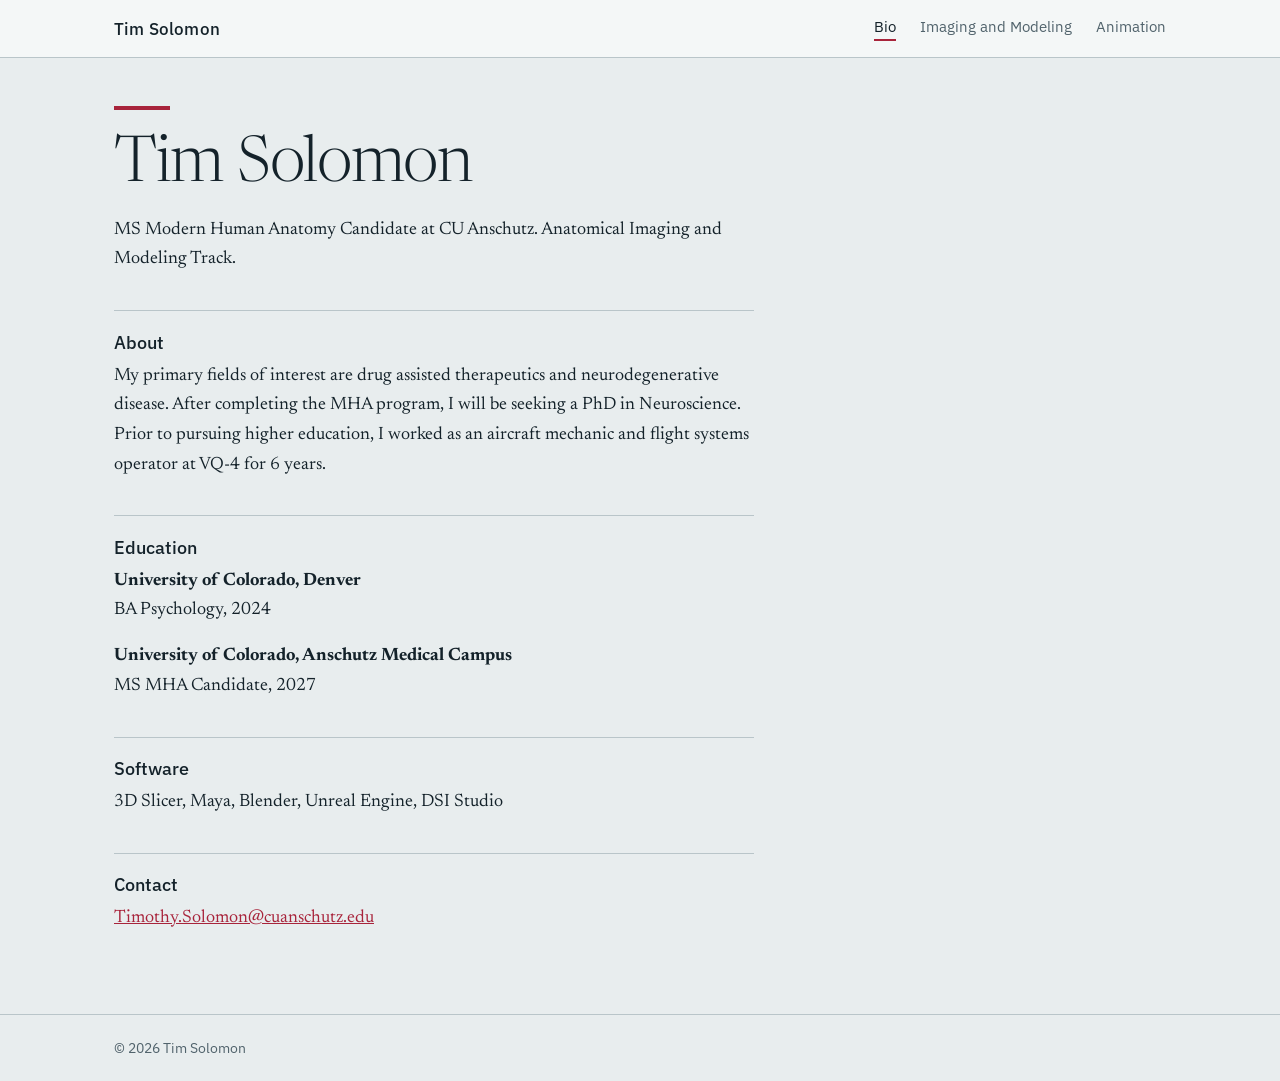
<file: index.html>
<!DOCTYPE html>
<html lang="en">
<head>
<meta charset="utf-8">
<meta name="viewport" content="width=device-width, initial-scale=1">
<title>Bio | Tim Solomon</title>
<link href="https://fonts.googleapis.com/css2?family=Newsreader:ital,wght@0,300..500;1,300..500&family=IBM+Plex+Sans:wght@400;500&display=swap" rel="stylesheet">
<style>
:root{--bg:#E8EDEE;--ink:#14222A;--mute:#51636C;--rule:#B9C5C9;--accent:#A8243B;--card:#F4F7F7;
--serif:"Newsreader",Georgia,serif;--sans:"IBM Plex Sans",system-ui,sans-serif}
@media (prefers-color-scheme:dark){:root{--bg:#0F1A20;--ink:#E6EEF0;--mute:#93A5AD;--rule:#2B3E48;--accent:#E0566D;--card:#15232B}}
*{box-sizing:border-box}
body{margin:0;background:var(--bg);color:var(--ink);font:400 1.125rem/1.65 var(--serif)}
a{color:var(--accent)}
:focus-visible{outline:2px solid var(--accent);outline-offset:3px}
.wrap{max-width:1100px;margin:0 auto;padding:0 1.5rem}
header{border-bottom:1px solid var(--rule)}
header .wrap{display:flex;justify-content:space-between;align-items:center;flex-wrap:wrap;gap:.5rem 2rem;padding-top:1rem;padding-bottom:1rem}
header strong{font:500 1rem var(--sans)}
nav{display:flex;gap:1.5rem;font:400 .95rem var(--sans)}
nav a{color:var(--mute);text-decoration:none;padding-bottom:.2rem}
nav a:hover{color:var(--ink)}
nav a[aria-current]{color:var(--ink);border-bottom:2px solid var(--accent)}
main{padding:3rem 0 4rem}
h1{font:300 clamp(2.4rem,6vw,4rem)/1.05 var(--serif);letter-spacing:-.02em;margin:0 0 1rem}
h2{font:500 1.1rem var(--sans);margin:2.5rem 0 .5rem}
p{margin:0 0 1rem}
.text{max-width:40rem}
.sub{color:var(--mute);margin-bottom:2rem}
.gallery{display:grid;grid-template-columns:repeat(auto-fill,minmax(260px,1fr));gap:1.25rem}
.gallery figure{margin:0}
.gallery img{display:block;width:100%;height:auto;background:var(--card);border:1px solid var(--rule)}
.gallery figcaption{font-size:.95rem;color:var(--mute);padding-top:.4rem}
.videos{display:grid;grid-template-columns:repeat(auto-fit,minmax(min(100%,420px),1fr));gap:1.5rem}
.frame{aspect-ratio:16/9;background:#000}
.frame iframe{width:100%;height:100%;border:0;display:block}
.videos p{font-size:.95rem;color:var(--mute);margin:.4rem 0 0}
footer{border-top:1px solid var(--rule);padding:1.5rem 0;font:400 .85rem var(--sans);color:var(--mute)}
/* visual touches */
header{background:var(--card)}
header strong{font-size:1.05rem;letter-spacing:.01em}
h1::before{content:"";display:block;width:3.5rem;height:4px;background:var(--accent);margin-bottom:1.4rem}
h2{border-top:1px solid var(--rule);padding-top:1.2rem;margin-top:2.2rem}
.gallery a{display:block;overflow:hidden;background:var(--card)}
.gallery img{transition:transform .35s ease}
.gallery a:hover img{transform:scale(1.03)}
.frame{border:1px solid var(--rule)}
.videos>div{background:var(--card);padding:.75rem .75rem 1rem;border:1px solid var(--rule)}
.videos .frame{border:0}
.sub{font-size:1.2rem}
</style>
</head>
<body>
<header><div class="wrap">
  <strong>Tim Solomon</strong>
  <nav>
    <a href="index.html" aria-current="page">Bio</a>
    <a href="imaging.html">Imaging and Modeling</a>
    <a href="animation.html">Animation</a>
  </nav>
</div></header>
<main><div class="wrap">
<h1>Tim Solomon</h1>
<div class="text">
  <p>MS Modern Human Anatomy Candidate at CU Anschutz. Anatomical Imaging and Modeling Track.</p>

  <h2>About</h2>
  <p>My primary fields of interest are drug assisted therapeutics and neurodegenerative disease. After completing the MHA program, I will be seeking a PhD in Neuroscience. Prior to pursuing higher education, I worked as an aircraft mechanic and flight systems operator at VQ-4 for 6 years.</p>

  <h2>Education</h2>
  <p><strong>University of Colorado, Denver</strong><br>BA Psychology, 2024</p>
  <p><strong>University of Colorado, Anschutz Medical Campus</strong><br>MS MHA Candidate, 2027</p>

  <h2>Software</h2>
  <p>3D Slicer, Maya, Blender, Unreal Engine, DSI Studio</p>

  <h2>Contact</h2>
  <p><a href="mailto:Timothy.Solomon@cuanschutz.edu">Timothy.Solomon@cuanschutz.edu</a></p>
</div>
</div></main>
<footer><div class="wrap">&copy; 2026 Tim Solomon</div></footer>
</body></html>
</file>
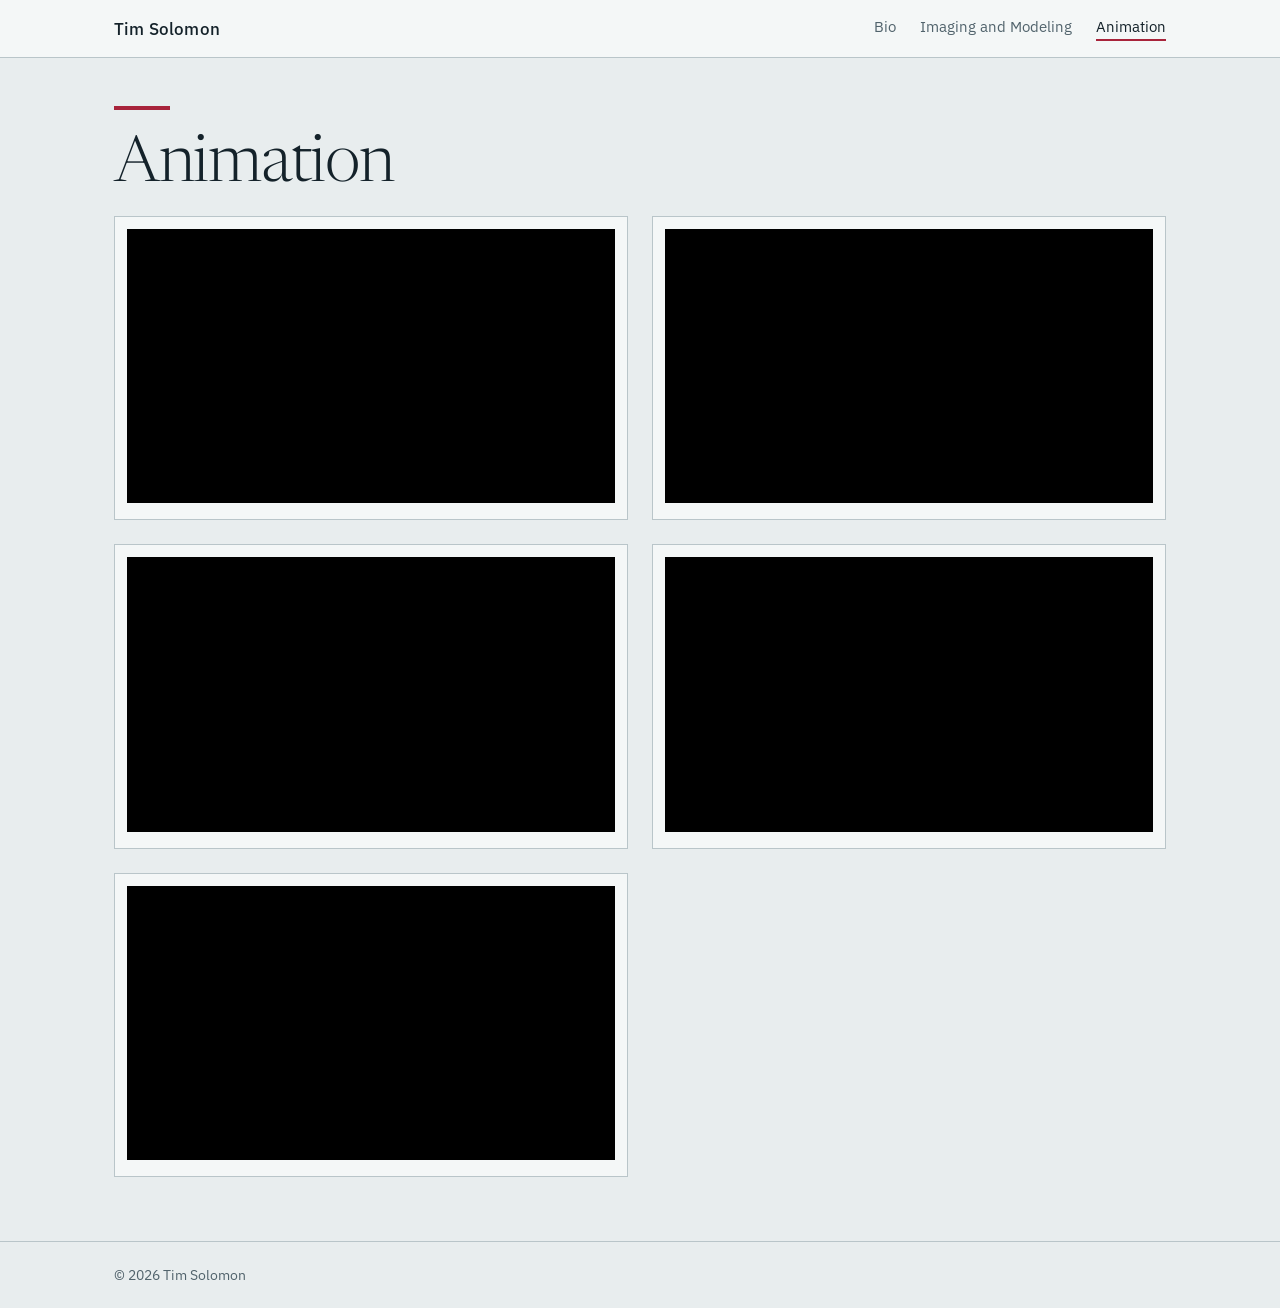
<file: animation.html>
<!DOCTYPE html>
<html lang="en">
<head>
<meta charset="utf-8">
<meta name="viewport" content="width=device-width, initial-scale=1">
<title>Animation | Tim Solomon</title>
<link href="https://fonts.googleapis.com/css2?family=Newsreader:ital,wght@0,300..500;1,300..500&family=IBM+Plex+Sans:wght@400;500&display=swap" rel="stylesheet">
<style>
:root{--bg:#E8EDEE;--ink:#14222A;--mute:#51636C;--rule:#B9C5C9;--accent:#A8243B;--card:#F4F7F7;
--serif:"Newsreader",Georgia,serif;--sans:"IBM Plex Sans",system-ui,sans-serif}
@media (prefers-color-scheme:dark){:root{--bg:#0F1A20;--ink:#E6EEF0;--mute:#93A5AD;--rule:#2B3E48;--accent:#E0566D;--card:#15232B}}
*{box-sizing:border-box}
body{margin:0;background:var(--bg);color:var(--ink);font:400 1.125rem/1.65 var(--serif)}
a{color:var(--accent)}
:focus-visible{outline:2px solid var(--accent);outline-offset:3px}
.wrap{max-width:1100px;margin:0 auto;padding:0 1.5rem}
header{border-bottom:1px solid var(--rule)}
header .wrap{display:flex;justify-content:space-between;align-items:center;flex-wrap:wrap;gap:.5rem 2rem;padding-top:1rem;padding-bottom:1rem}
header strong{font:500 1rem var(--sans)}
nav{display:flex;gap:1.5rem;font:400 .95rem var(--sans)}
nav a{color:var(--mute);text-decoration:none;padding-bottom:.2rem}
nav a:hover{color:var(--ink)}
nav a[aria-current]{color:var(--ink);border-bottom:2px solid var(--accent)}
main{padding:3rem 0 4rem}
h1{font:300 clamp(2.4rem,6vw,4rem)/1.05 var(--serif);letter-spacing:-.02em;margin:0 0 1rem}
h2{font:500 1.1rem var(--sans);margin:2.5rem 0 .5rem}
p{margin:0 0 1rem}
.text{max-width:40rem}
.sub{color:var(--mute);margin-bottom:2rem}
.gallery{display:grid;grid-template-columns:repeat(auto-fill,minmax(260px,1fr));gap:1.25rem}
.gallery figure{margin:0}
.gallery img{display:block;width:100%;height:auto;background:var(--card);border:1px solid var(--rule)}
.gallery figcaption{font-size:.95rem;color:var(--mute);padding-top:.4rem}
.videos{display:grid;grid-template-columns:repeat(auto-fit,minmax(min(100%,420px),1fr));gap:1.5rem}
.frame{aspect-ratio:16/9;background:#000}
.frame iframe{width:100%;height:100%;border:0;display:block}
.videos p{font-size:.95rem;color:var(--mute);margin:.4rem 0 0}
footer{border-top:1px solid var(--rule);padding:1.5rem 0;font:400 .85rem var(--sans);color:var(--mute)}
/* visual touches */
header{background:var(--card)}
header strong{font-size:1.05rem;letter-spacing:.01em}
h1::before{content:"";display:block;width:3.5rem;height:4px;background:var(--accent);margin-bottom:1.4rem}
h2{border-top:1px solid var(--rule);padding-top:1.2rem;margin-top:2.2rem}
.gallery a{display:block;overflow:hidden;background:var(--card)}
.gallery img{transition:transform .35s ease}
.gallery a:hover img{transform:scale(1.03)}
.frame{border:1px solid var(--rule)}
.videos>div{background:var(--card);padding:.75rem .75rem 1rem;border:1px solid var(--rule)}
.videos .frame{border:0}
.sub{font-size:1.2rem}
</style>
</head>
<body>
<header><div class="wrap">
  <strong>Tim Solomon</strong>
  <nav>
    <a href="index.html">Bio</a>
    <a href="imaging.html">Imaging and Modeling</a>
    <a href="animation.html" aria-current="page">Animation</a>
  </nav>
</div></header>
<main><div class="wrap">
<h1>Animation</h1>
<div class="videos">
  <div><div class="frame"><iframe src="https://player.vimeo.com/video/1247732258" title="Animation 1" allow="fullscreen; picture-in-picture" allowfullscreen loading="lazy"></iframe></div></div>
  <div><div class="frame"><iframe src="https://player.vimeo.com/video/1247735109" title="Animation 2" allow="fullscreen; picture-in-picture" allowfullscreen loading="lazy"></iframe></div></div>
  <div><div class="frame"><iframe src="https://www.youtube-nocookie.com/embed/_q6CSJBaalc" title="Animation 3" allow="fullscreen; picture-in-picture" allowfullscreen loading="lazy"></iframe></div></div>
  <div><div class="frame"><iframe src="https://player.vimeo.com/video/1247735660" title="Animation 4" allow="fullscreen; picture-in-picture" allowfullscreen loading="lazy"></iframe></div></div>
  <div><div class="frame"><iframe src="https://player.vimeo.com/video/1247736113" title="Animation 5" allow="fullscreen; picture-in-picture" allowfullscreen loading="lazy"></iframe></div></div>
</div>
</div></main>
<footer><div class="wrap">&copy; 2026 Tim Solomon</div></footer>
</body></html>
</file>
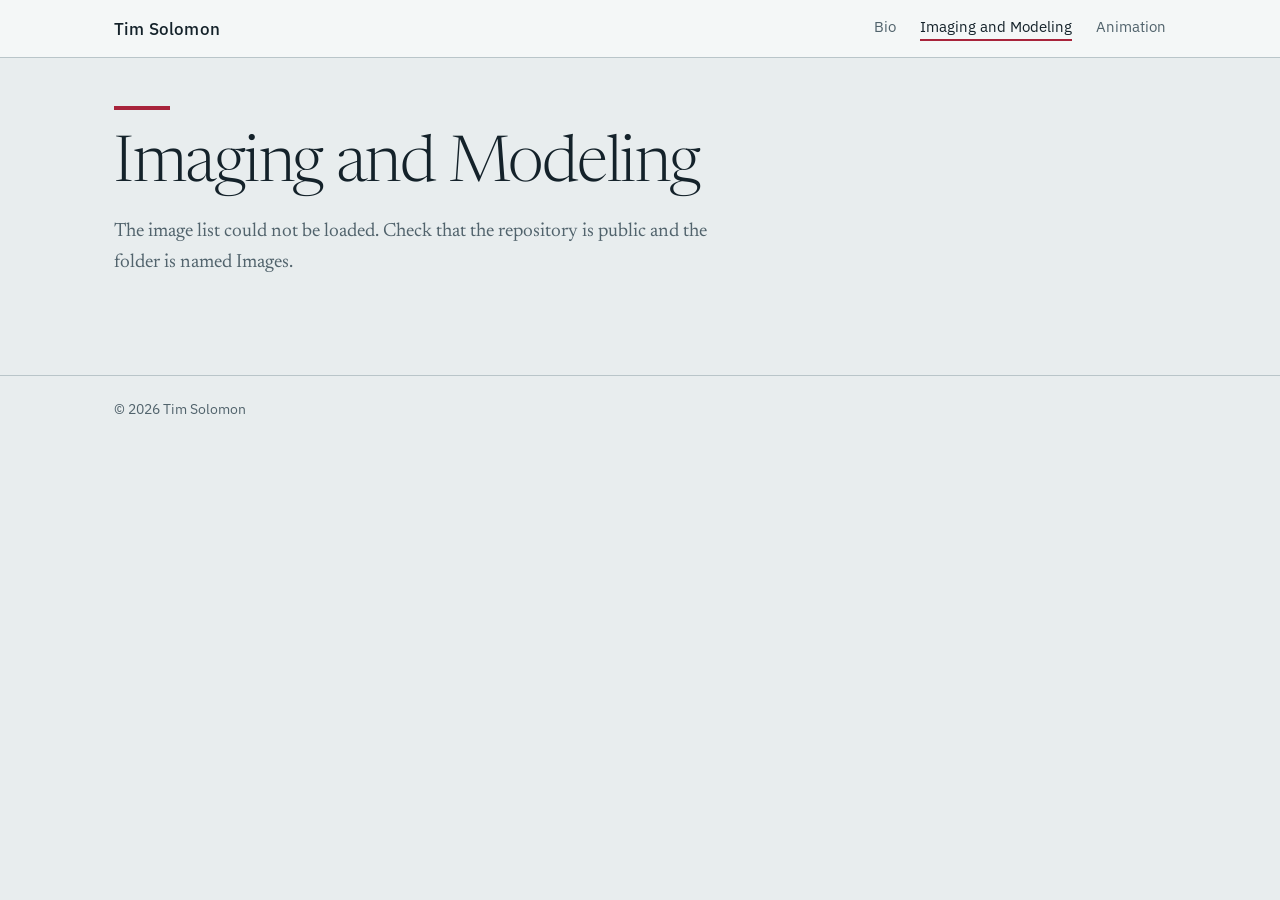
<file: imaging.html>
<!DOCTYPE html>
<html lang="en">
<head>
<meta charset="utf-8">
<meta name="viewport" content="width=device-width, initial-scale=1">
<title>Imaging and Modeling | Tim Solomon</title>
<link href="https://fonts.googleapis.com/css2?family=Newsreader:ital,wght@0,300..500;1,300..500&family=IBM+Plex+Sans:wght@400;500&display=swap" rel="stylesheet">
<style>
:root{--bg:#E8EDEE;--ink:#14222A;--mute:#51636C;--rule:#B9C5C9;--accent:#A8243B;--card:#F4F7F7;
--serif:"Newsreader",Georgia,serif;--sans:"IBM Plex Sans",system-ui,sans-serif}
@media (prefers-color-scheme:dark){:root{--bg:#0F1A20;--ink:#E6EEF0;--mute:#93A5AD;--rule:#2B3E48;--accent:#E0566D;--card:#15232B}}
*{box-sizing:border-box}
body{margin:0;background:var(--bg);color:var(--ink);font:400 1.125rem/1.65 var(--serif)}
a{color:var(--accent)}
:focus-visible{outline:2px solid var(--accent);outline-offset:3px}
.wrap{max-width:1100px;margin:0 auto;padding:0 1.5rem}
header{border-bottom:1px solid var(--rule)}
header .wrap{display:flex;justify-content:space-between;align-items:center;flex-wrap:wrap;gap:.5rem 2rem;padding-top:1rem;padding-bottom:1rem}
header strong{font:500 1rem var(--sans)}
nav{display:flex;gap:1.5rem;font:400 .95rem var(--sans)}
nav a{color:var(--mute);text-decoration:none;padding-bottom:.2rem}
nav a:hover{color:var(--ink)}
nav a[aria-current]{color:var(--ink);border-bottom:2px solid var(--accent)}
main{padding:3rem 0 4rem}
h1{font:300 clamp(2.4rem,6vw,4rem)/1.05 var(--serif);letter-spacing:-.02em;margin:0 0 1rem}
h2{font:500 1.1rem var(--sans);margin:2.5rem 0 .5rem}
p{margin:0 0 1rem}
.text{max-width:40rem}
.sub{color:var(--mute);margin-bottom:2rem}
.gallery{display:grid;grid-template-columns:repeat(auto-fill,minmax(260px,1fr));gap:1.25rem}
.gallery figure{margin:0}
.gallery img{display:block;width:100%;height:auto;background:var(--card);border:1px solid var(--rule)}
.gallery figcaption{font-size:.95rem;color:var(--mute);padding-top:.4rem}
.videos{display:grid;grid-template-columns:repeat(auto-fit,minmax(min(100%,420px),1fr));gap:1.5rem}
.frame{aspect-ratio:16/9;background:#000}
.frame iframe{width:100%;height:100%;border:0;display:block}
.videos p{font-size:.95rem;color:var(--mute);margin:.4rem 0 0}
footer{border-top:1px solid var(--rule);padding:1.5rem 0;font:400 .85rem var(--sans);color:var(--mute)}
/* visual touches */
header{background:var(--card)}
header strong{font-size:1.05rem;letter-spacing:.01em}
h1::before{content:"";display:block;width:3.5rem;height:4px;background:var(--accent);margin-bottom:1.4rem}
h2{border-top:1px solid var(--rule);padding-top:1.2rem;margin-top:2.2rem}
.gallery a{display:block;overflow:hidden;background:var(--card)}
.gallery img{transition:transform .35s ease}
.gallery a:hover img{transform:scale(1.03)}
.frame{border:1px solid var(--rule)}
.videos>div{background:var(--card);padding:.75rem .75rem 1rem;border:1px solid var(--rule)}
.videos .frame{border:0}
.sub{font-size:1.2rem}
</style>
</head>
<body>
<header><div class="wrap">
  <strong>Tim Solomon</strong>
  <nav>
    <a href="index.html">Bio</a>
    <a href="imaging.html" aria-current="page">Imaging and Modeling</a>
    <a href="animation.html">Animation</a>
  </nav>
</div></header>
<main><div class="wrap">
<h1>Imaging and Modeling</h1>
<p id="status" class="sub text" hidden></p>
<div class="gallery" id="gallery"></div>
<script>
/* Shows every image in the Images folder automatically. */
const API = "https://api.github.com/repos/Tjsolom/Portfolio/contents/Images?ref=main";
const gallery = document.getElementById("gallery");
const status = document.getElementById("status");

fetch(API)
  .then(r => { if (!r.ok) throw new Error(r.status); return r.json(); })
  .then(files => {
    files
      .filter(f => f.type === "file" && /\.(png|jpe?g|gif|webp|avif|svg)$/i.test(f.name))
      .sort((a, b) => a.name.localeCompare(b.name, undefined, {numeric: true}))
      .forEach(f => {
        const path = "Images/" + encodeURIComponent(f.name);
        const fig = document.createElement("figure");
        const link = document.createElement("a");
        link.href = path; link.target = "_blank"; link.rel = "noopener";
        const img = new Image();
        img.src = path; img.loading = "lazy"; img.alt = f.name.replace(/\.[^.]+$/, "").replace(/[-_]+/g, " ");
        link.appendChild(img); fig.appendChild(link); gallery.appendChild(fig);
      });
  })
  .catch(() => { status.hidden = false; status.textContent = "The image list could not be loaded. Check that the repository is public and the folder is named Images."; });
</script>
</div></main>
<footer><div class="wrap">&copy; 2026 Tim Solomon</div></footer>
</body></html>
</file>
